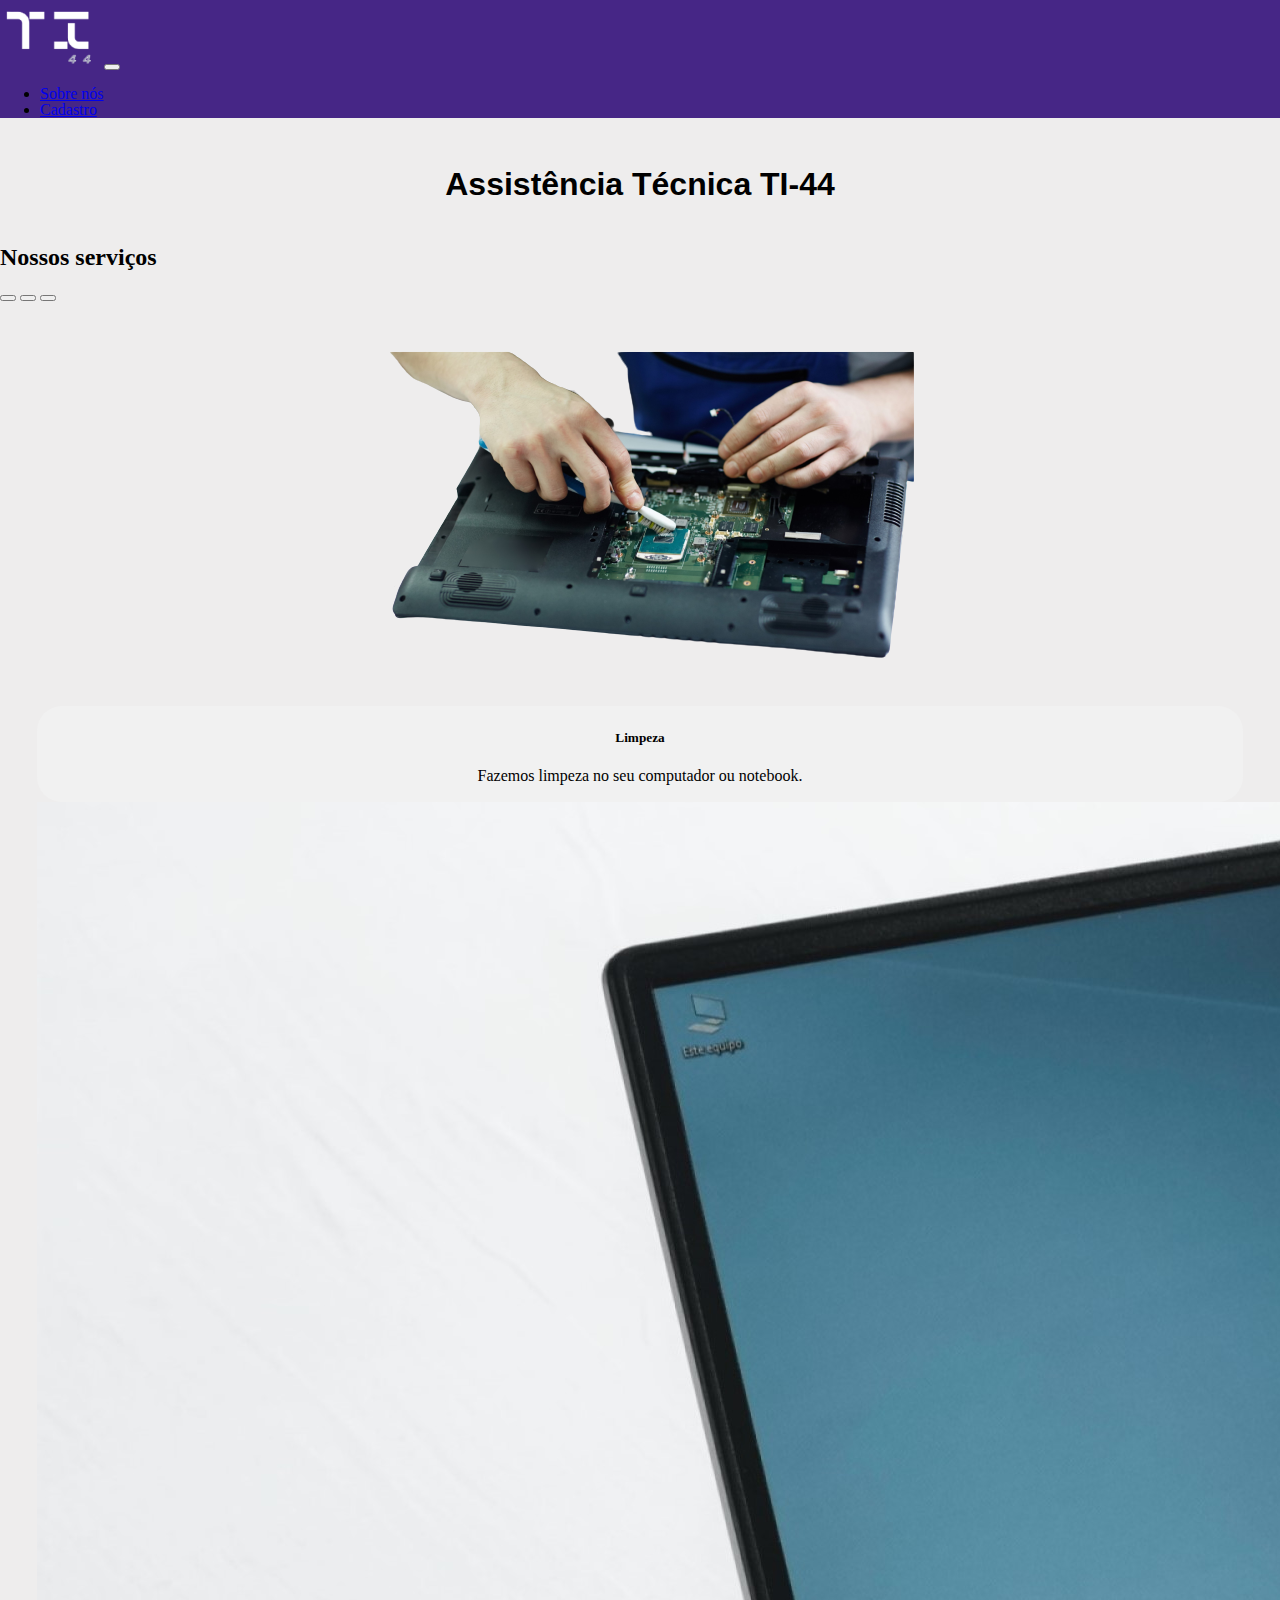
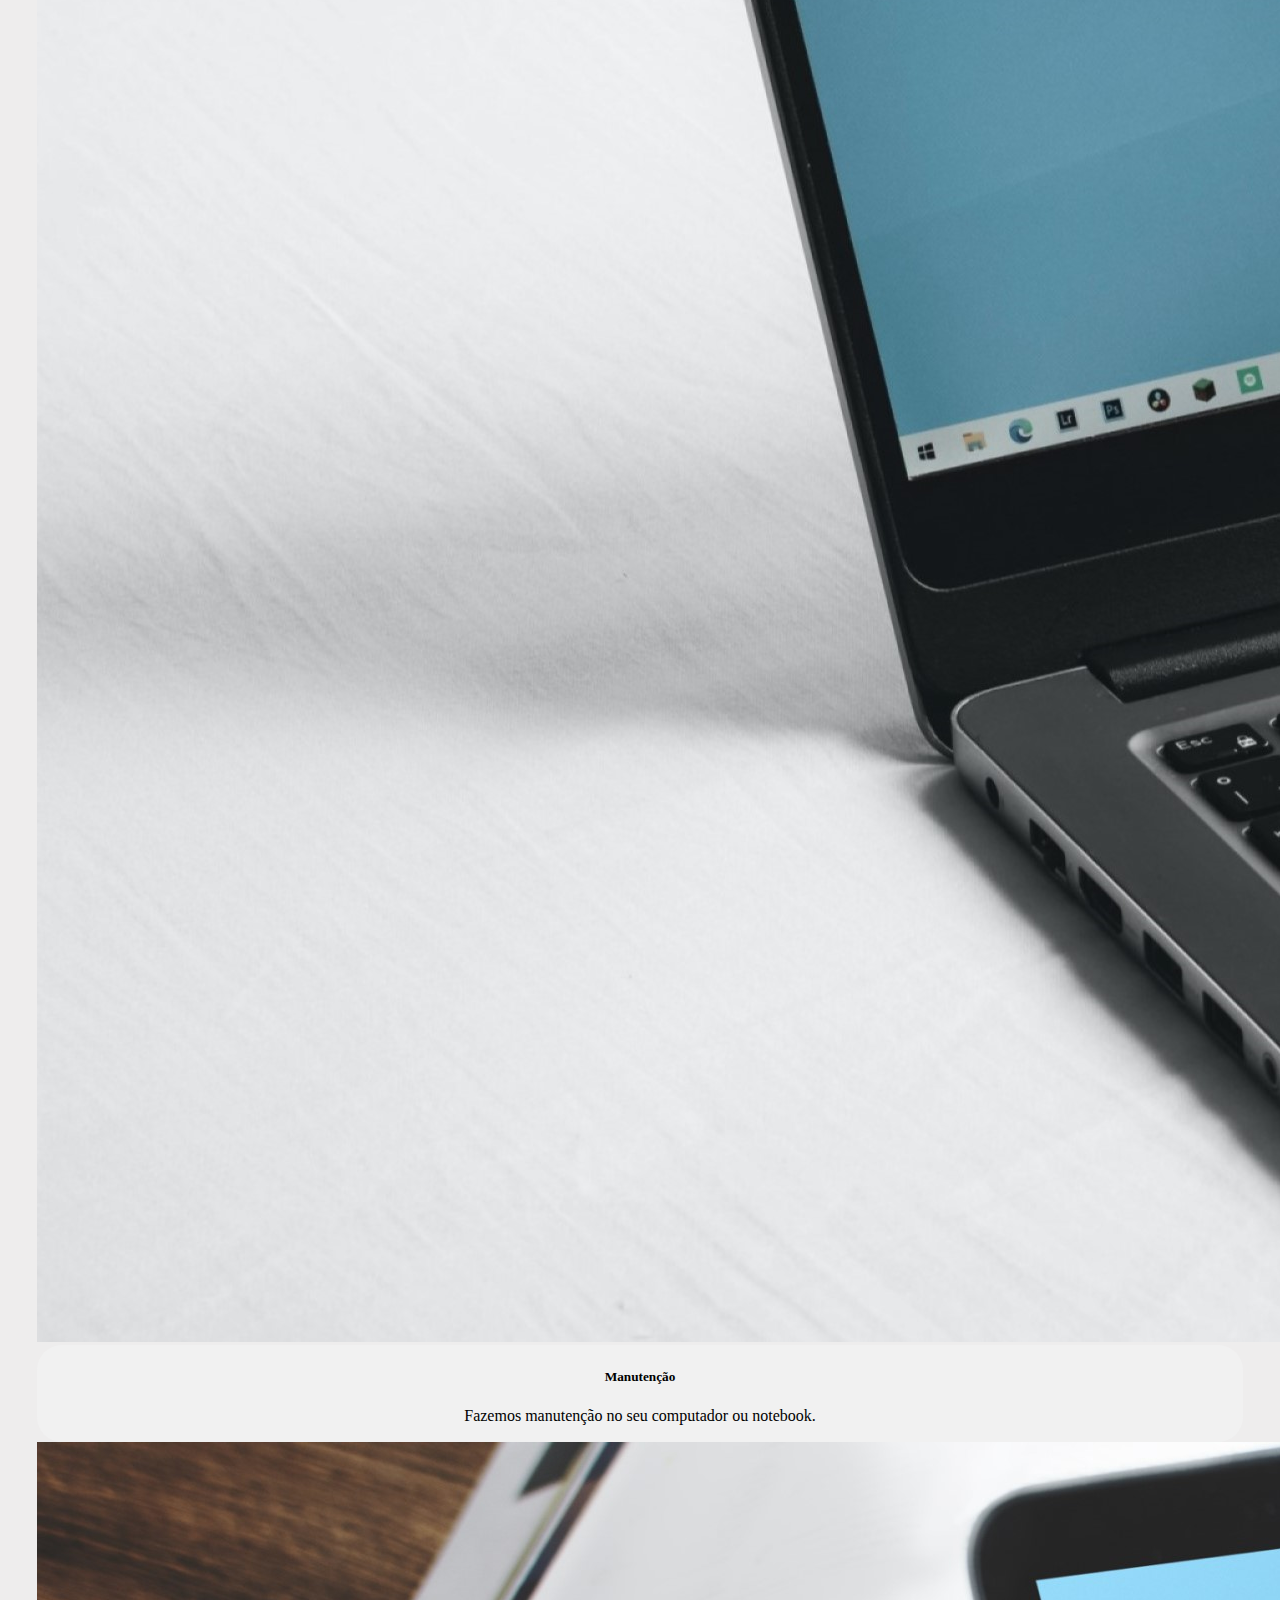
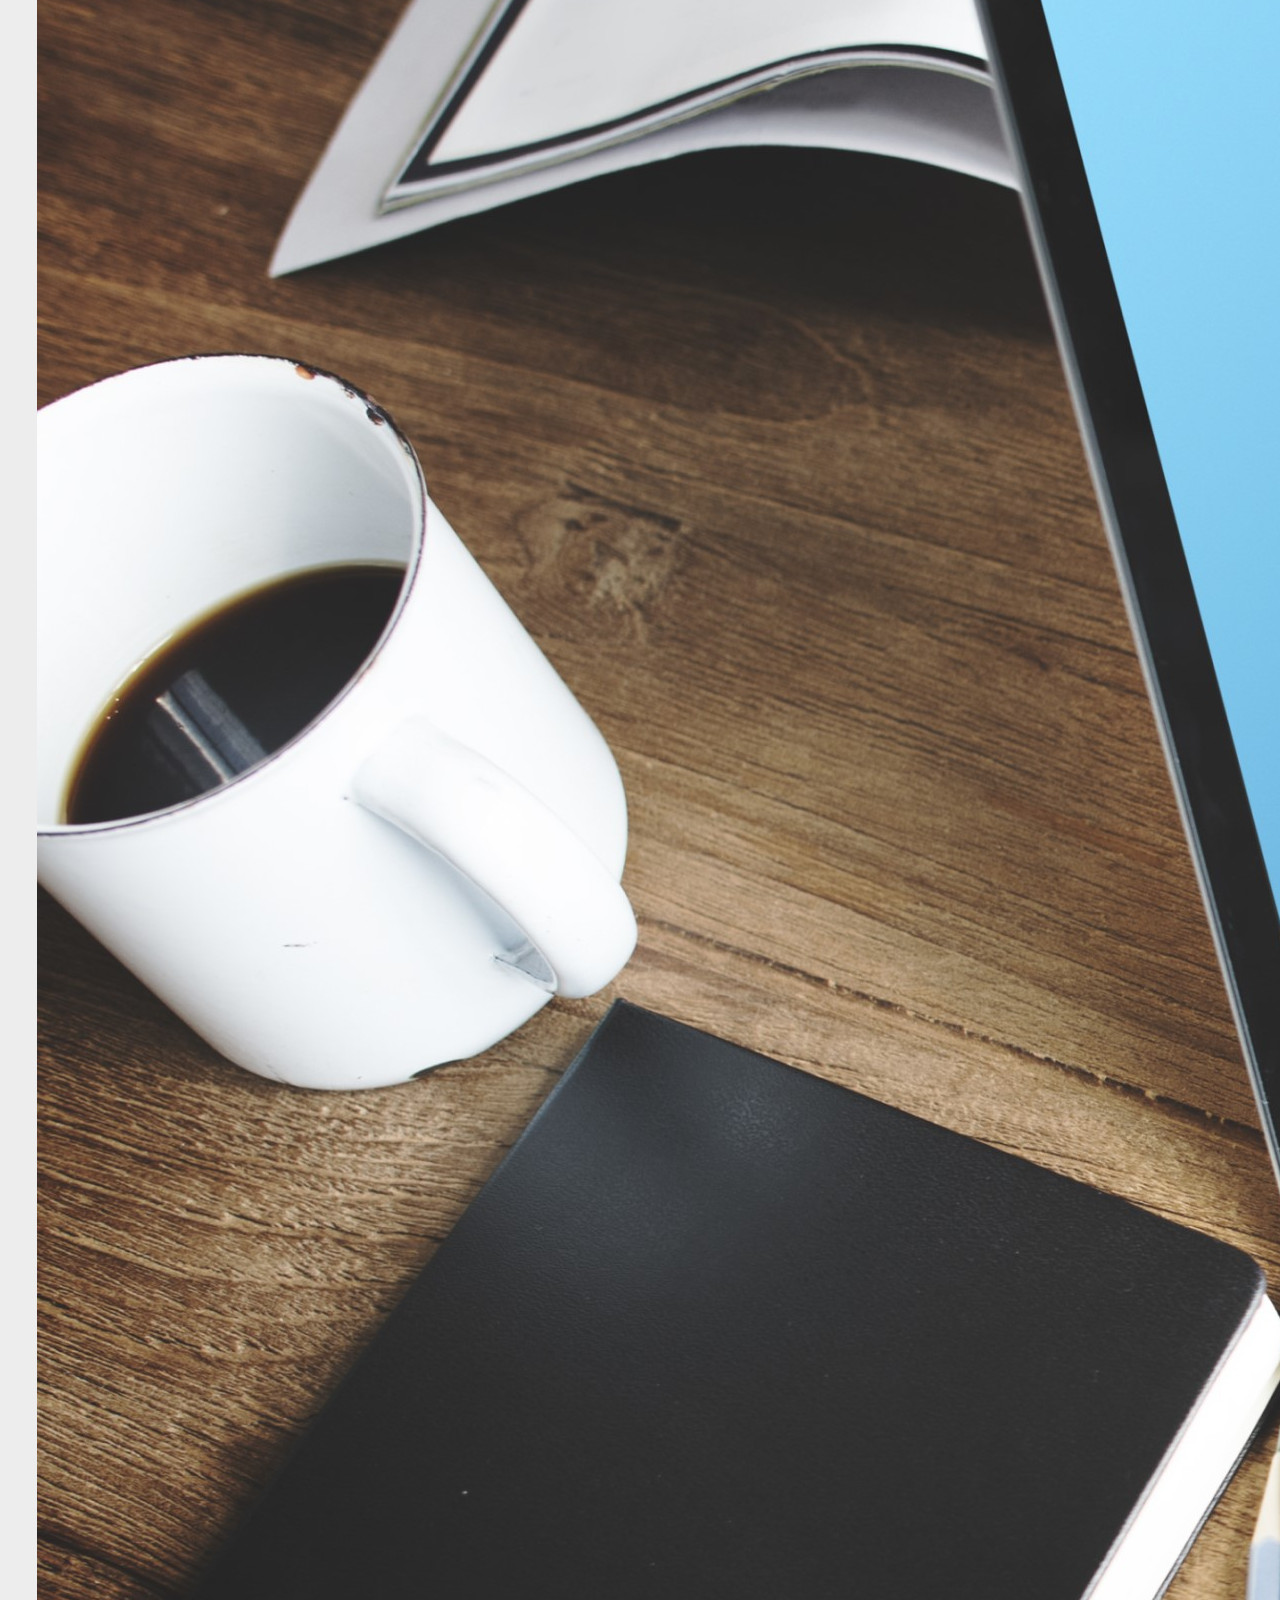
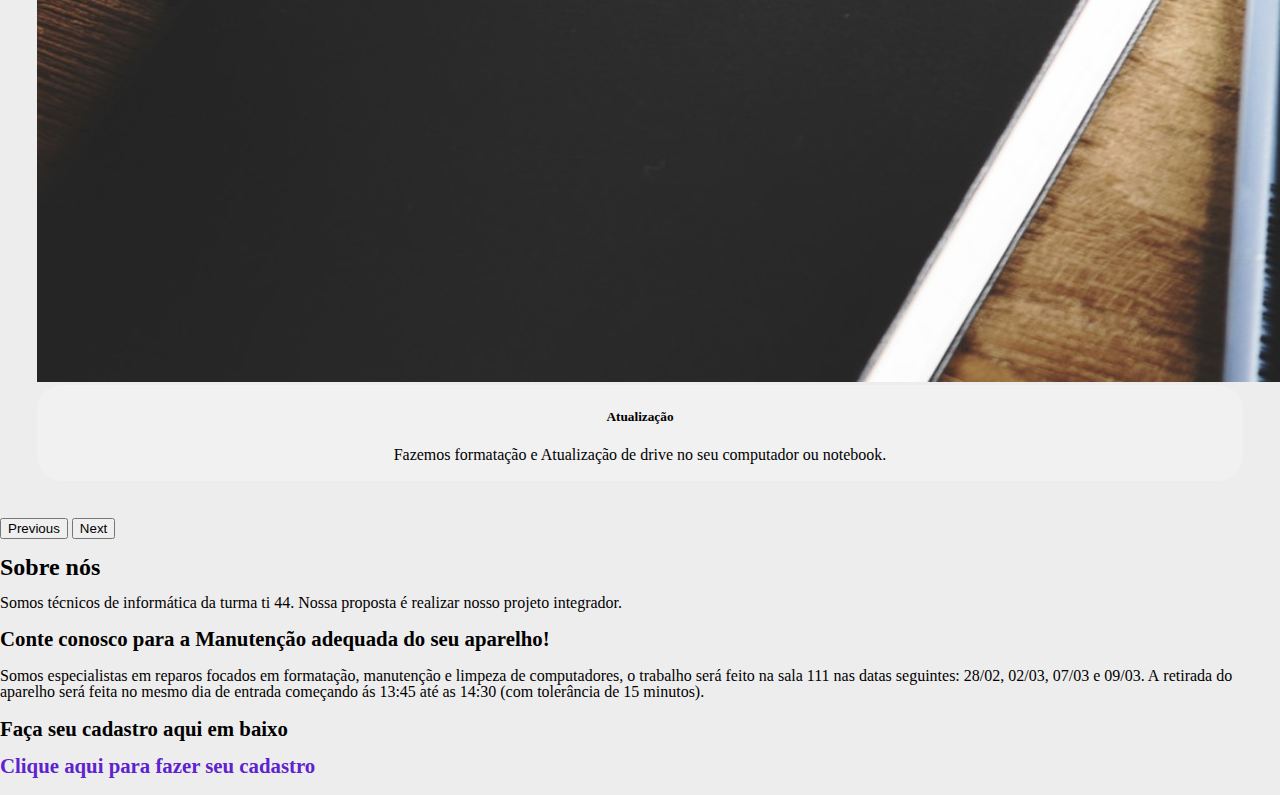
<file: index.html>
<!DOCTYPE html>
<html lang="pt-br">
<head>
    <meta charset="UTF-8">
    <meta http-equiv="X-UA-Compatible" content="IE=edge">
    <meta name="viewport" content="width=device-width, initial-scale=1.0">
    <link href="https://cdn.jsdelivr.net/npm/bootstrap@5.3.0-alpha1/dist/css/bootstrap.min.css" rel="stylesheet" integrity="sha384-GLhlTQ8iRABdZLl6O3oVMWSktQOp6b7In1Zl3/Jr59b6EGGoI1aFkw7cmDA6j6gD" crossorigin="anonymous">
    <link rel="stylesheet" href="estilo.css">
    <title>Montagem e Manutenção</title>
</head>
<body>
    <header>
      <nav class="navbar navbar-expand-sm navbar-info navbar-dark bg-faded" style="background-color: #462686; border-color: #000;">
        <div class="container-fluid">
          <a><img class="logo" src="img/logo2.png" width="100px" alt=""></a>
          <button class="navbar-toggler" type="button" data-bs-toggle="collapse" data-bs-target="#collapsibleNavbar">
            <span class="navbar-toggler-icon"></span>
          </button>
          <div class="collapse navbar-collapse" id="collapsibleNavbar" >
            <ul class="navbar-nav ms-auto mb-2 mb-lg-0">
              <li class="nav-item">
                <a class="nav-link .navbar-dark" href="#sobre">Sobre nós</a>
              </li>
              <li class="nav-item">
                <a class="nav-link navbar-dark" href="Novo-Formulario/index.html">Cadastro</a>
              </li>   
            </ul>
          </div>
        </div>
      </nav>
    </header>
      <div class="container">

        <h1> Assistência Técnica TI-44</h1>

        <h2 class="servicos">Nossos serviços</h2>

        <div id="carouselExampleDark" class="carousel carousel-dark slide" data-bs-ride="carousel">
          <div class="carousel-indicators">
            <button type="button" data-bs-target="#carouselExampleDark" data-bs-slide-to="0" class="active" aria-current="true" aria-label="Slide 1"></button>
            <button type="button" data-bs-target="#carouselExampleDark" data-bs-slide-to="1" aria-label="Slide 2"></button>
            <button type="button" data-bs-target="#carouselExampleDark" data-bs-slide-to="2" aria-label="Slide 3"></button>
          </div>
          <div class="carousel-inner">
            <div class="carousel-item active" data-bs-interval="10000">
              <img src="img/limpezasemfundo.png" class="d-block w-100" alt="...">
              <div class="carousel-caption d-none d-md-block">
                <h5>Limpeza</h5>
                <p>Fazemos limpeza no seu computador ou notebook.</p>
              </div>
            </div>
            <div class="carousel-item" data-bs-interval="2000">
              <img src="img/notebook.jpg" class="d-block w-100" alt="...">
              <div class="carousel-caption d-none d-md-block">
                <h5>Manutenção</h5>
                <p>Fazemos manutenção no seu computador ou notebook.</p>
              </div>
            </div>
            <div class="carousel-item">
              <img src="img/update.jpg" class="d-block w-100" alt="...">
              <div class="carousel-caption d-none d-md-block">
                <h5>Atualização</h5>
                <p>Fazemos formatação e Atualização de drive no seu computador ou notebook.</p>
              </div>
            </div>
          </div>
          <button class="carousel-control-prev" type="button" data-bs-target="#carouselExampleDark" data-bs-slide="prev">
            <span class="carousel-control-prev-icon" aria-hidden="true"></span>
            <span class="visually-hidden">Previous</span>
          </button>
          <button class="carousel-control-next" type="button" data-bs-target="#carouselExampleDark" data-bs-slide="next">
            <span class="carousel-control-next-icon" aria-hidden="true"></span>
            <span class="visually-hidden">Next</span>
          </button>
        </div>

        <div class="primtexto">
          <h5>Limpeza</h5>
                <p>Fazemos limpeza no seu computador ou notebook.</p>
        </div>

        <div class="primtexto">
        <h5>Manutenção</h5>
                <p>Fazemos manutenção no seu computador ou notebook.</p>
        </div>

        <div class="primtexto">
          <h5>Atualização</h5>
          <p>Fazemos formatação e Atualização de drive no seu computador ou notebook.</p>
        </div>

        <div class="conteudo">
          <h2 id="sobre">Sobre nós</h2>
          <p>Somos técnicos de informática da turma ti 44. Nossa proposta é realizar nosso projeto integrador. </p>
          <h3>Conte conosco para a Manutenção adequada do seu aparelho!</h3>
          <p>Somos especialistas em reparos focados em formatação, manutenção e limpeza de computadores, o trabalho será feito na sala 111 nas datas seguintes: 28/02, 02/03, 07/03 e 09/03. A retirada do aparelho será feita no mesmo dia de entrada começando ás 13:45 até as 14:30 (com tolerância de 15 minutos). </p>
          <h3>Faça seu cadastro aqui em baixo</h3>
         <a href="Novo-Formulario/index.html"><h3 class="linkf" >Clique aqui para fazer seu cadastro</h3></a>
        </div>

      </div>


    <script src="https://cdn.jsdelivr.net/npm/bootstrap@5.3.0-alpha1/dist/js/bootstrap.bundle.min.js" integrity="sha384-w76AqPfDkMBDXo30jS1Sgez6pr3x5MlQ1ZAGC+nuZB+EYdgRZgiwxhTBTkF7CXvN" crossorigin="anonymous"></script>
</body>
</html>
</file>
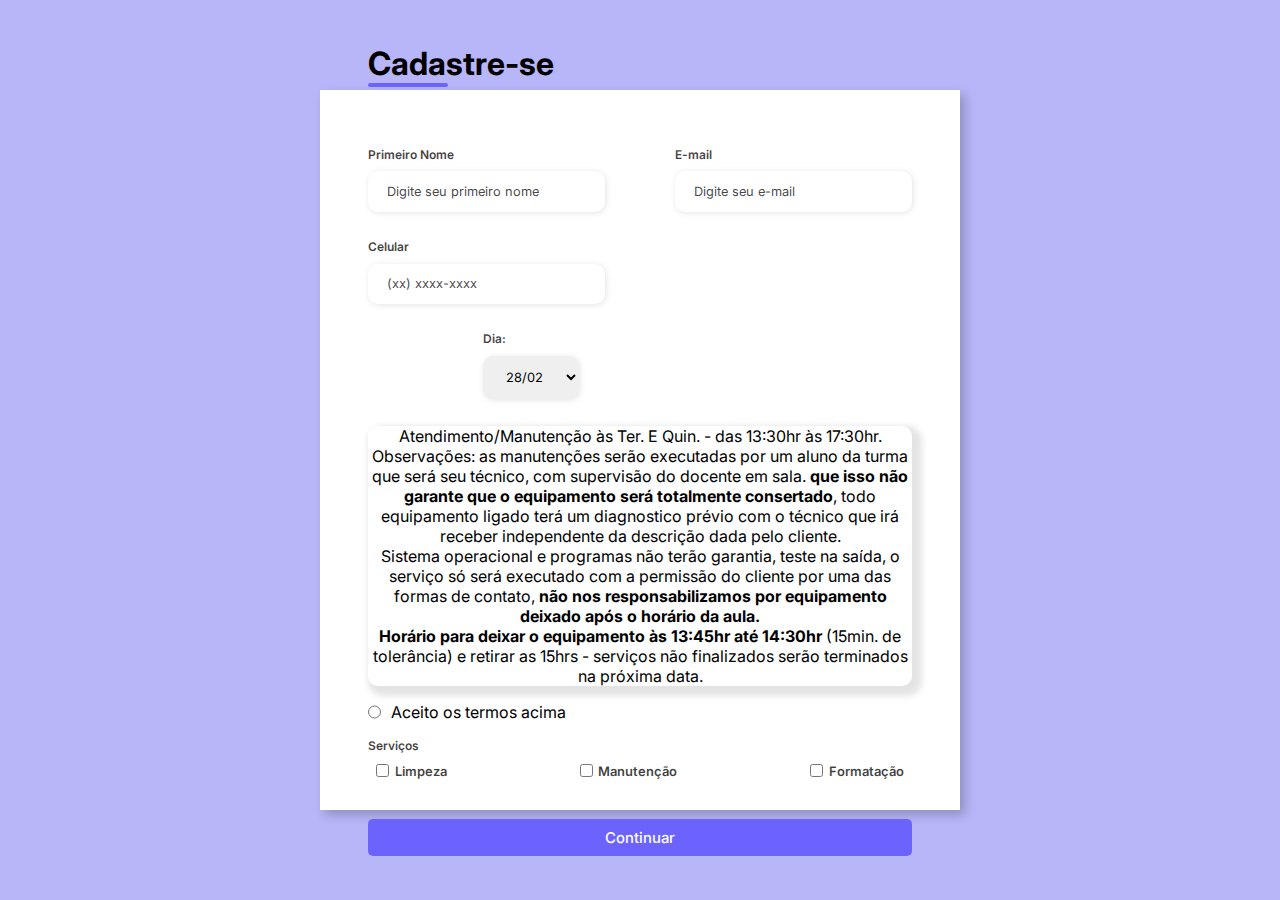
<file: Novo-Formulario/index.html>
<!DOCTYPE html>
<html lang="pt-br">

<head>
    <meta charset="UTF-8">
    <meta http-equiv="X-UA-Compatible" content="IE=edge">
    <meta name="viewport" content="width=device-width, initial-scale=1.0">
    <link rel="stylesheet" href="assets/css/style.css">
    <title>Formulário</title>
</head>

<body>
    <div class="container">
        <div class="form-image">
            <img src="assets/img//undraw_shopping_re_3wst.svg" alt="">
        </div>
        <div class="form">
            <form action="#">
                <div class="form-header">
                    <div class="title">
                        <h1>Cadastre-se</h1>
                    </div>
                </div>

                <div class="input-group">
                    <div class="input-box">
                        <label for="firstname">Primeiro Nome</label>
                        <input id="firstname" type="text" name="firstname" placeholder="Digite seu primeiro nome" required>
                    </div>

                    <div class="input-box">
                        <label for="email">E-mail</label>
                        <input id="email" type="email" name="email" placeholder="Digite seu e-mail" required>
                    </div>

                    <div class="input-box">
                        <label for="number">Celular</label>
                        <input id="number" type="tel" name="number" placeholder="(xx) xxxx-xxxx" required>
                    </div>

                    <div class="input-box">
                        <label class="lab" for="tim">Dia:</label>
                            <select id="hg">
                            <option value="primeiro">28/02</option>
                            <option value="segundo">02/03</option>
                            <option value="terceiro">07/03</option>
                            <option value="quarto">09/03</option>
                            </select>
                    </div>


                    <div id="textos">
                    <p> Atendimento/Manutenção às Ter. E Quin. - das 13:30hr às 17:30hr. <br> Observações: as manutenções serão executadas por um aluno da turma que será seu técnico, com supervisão do docente em sala. <strong> que isso não garante que o equipamento será totalmente consertado</strong>, todo equipamento ligado terá um diagnostico prévio com o técnico que irá receber independente da descrição dada pelo cliente. <br> Sistema operacional e programas não terão garantia, teste na saída, o serviço só será executado com a permissão do cliente por uma das formas de contato, <strong> não nos responsabilizamos por equipamento deixado após o horário da aula.</strong> <br> <strong> Horário para deixar o equipamento às 13:45hr até 14:30hr</strong> (15min. de tolerância) e retirar as 15hrs - serviços não finalizados serão terminados na próxima data. <br></p>
                    </div>

                    <div id="termos">
                        <input type="radio" name="termo" id="termo" required><label for="termo">Aceito os termos acima</label>
                    </div>
                </div>

                <div class="servico-inputs">
                    <div class="servico-title">
                        <h6>Serviços</h6>
                    </div>

                    <div class="servico-group">
                        <div class="servico-input">
                            <input id="limpeza" type="checkbox" name="servico">
                            <label for="limpeza">Limpeza</label>
                        </div>

                        <div class="servico-input">
                            <input id="manutencao" type="checkbox" name="servico">
                            <label for="manutecao">Manutenção</label>
                        </div>

                        <div class="servico-input">
                            <input id="formatacao" type="checkbox" name="servico">
                            <label for="formatacao">Formatação</label>
                        </div>

                    </div>
                </div>

                <div class="continue-button">
                    <button><a href="#">Continuar</a> </button>
                </div>
            </form>
        </div>
    </div>
</body>

</html>
</file>
<file: estilo.css>
:root{
    line-height: 1rem;
}

body{
    background: rgb(238, 237, 237);
    margin: 0;
    padding:0;
   
}
.cor{
    color: #000;
}
h1{
    line-height: 3rem;
    text-align: center;
    font-size: 2rem;
    padding: 20px;
    font-family: 'Franklin Gothic Medium', 'Arial Narrow', Arial, sans-serif;
}
.carousel-inner{
    
    padding: 2.3rem;
    text-align: center;
}
h2{
    font-size: 1.5rem;      
}
.servicos{
    font-size: 1.5rem;
}

.carousel-caption{
 background-color: rgb(241, 241, 241);
 padding: 2px;
 border-radius: 25px;
}
h3{
    font-size: 1.3rem;
}
.conteudo a {
    text-decoration: none;
    color: #5c23cf;
}

.primtexto{
    display: none;
}

@media (max-width: 575.98px) {
    .primtexto{
        display: block;
    }
}
</file>
<file: Novo-Formulario/assets/css/style.css>
@import url('https://fonts.googleapis.com/css2?family=Inter:wght@200;300;400;500&family=Open+Sans:wght@300;400;500;600&display=swap');
* {
    padding: 0;
    margin: 0;
    box-sizing: border-box;
    font-family: 'Inter', sans-serif;
}

body {
    width: 100%;
    height: 100vh;
    display: flex;
    justify-content: center;
    align-items: center;
    background: #0c0ce94d;
}

.container {
    width: 80%;
    height: 80vh;
    display: flex;
    box-shadow: 5px 5px 10px rgba(0, 0, 0, 0.212);
}

.form-image {
    width: 50%;
    display: flex;
    justify-content: center;
    align-items: center;
    background-color: #fde3a7d7;
    padding: 1rem;
}

.form-image img {
    width: 31rem;
}

.form {
    width: 50%;
    display: flex;
    flex-direction: column;
    justify-content: center;
    align-items: center;
    background-color: #fff;
    padding: 3rem;
}

.form-header {
    margin-bottom: 3rem;
    display: flex;
    justify-content: space-between;
}

.login-button {
    display: flex;
    align-items: center;
}

.login-button button {
    border: none;
    background-color: #6c63ff;
    padding: 0.4rem 1rem;
    border-radius: 5px;
    cursor: pointer;
}

.login-button button:hover {
    background-color: #6b63fff1;
}

.login-button button a {
    text-decoration: none;
    font-weight: 500;
    color: #fff;
}

.form-header h1::after {
    content: '';
    display: block;
    width: 5rem;
    height: 0.3rem;
    background-color: #6c63ff;
    margin: 0 auto;
    position: absolute;
    border-radius: 10px;
}

.input-group {
    display: flex;
    flex-wrap: wrap;
    justify-content: space-between;
    padding: 1rem 0;
}

.input-box {
    display: flex;
    flex-direction: column;
    margin-bottom: 1.1rem;
}

#termos
{
    display: flex;
    gap: 10px;
}

.input-box input{
    margin: 0.6rem 0;
    padding: 0.8rem 1.2rem;
    border: none;
    border-radius: 10px;
    box-shadow: 1px 1px 6px #0000001c;
    font-size: 0.8rem;
}

#textos
{
    width: 100%;
    border-radius: 10px;
    box-shadow: 5px 5px 6px 5px #0000001c;
    text-align: center;
    margin-bottom: 1rem;
}

.lab
{
    padding-left: 7.2rem;
}

#hg
{
    margin: 0.6rem 7.2rem;
    padding: 0.8rem 1.2rem;
    border: none;
    border-radius: 10px;
    box-shadow: 1px 1px 6px #0000001c;
    font-size: 0.8rem;
}

.input-box input:hover {
    background-color: #eeeeee75;
}

.input-box input:focus-visible {
    outline: 1px solid #6c63ff;
}

.input-box label,
.servico-title h6 {
    font-size: 0.75rem;
    font-weight: 600;
    color: #000000c0;
}

.input-box input::placeholder {
    color: #000000be;
}

.servico-group {
    display: flex;
    justify-content: space-between;
    margin-top: 0.62rem;
    padding: 0 .5rem;
}

.servico-input {
    display: flex;
    align-items: center;
}

.servico-input input {
    margin-right: 0.35rem;
}

.servico-input label {
    font-size: 0.81rem;
    font-weight: 600;
    color: #000000c0;
}

.continue-button button {
    width: 100%;
    margin-top: 2.5rem;
    border: none;
    background-color: #6c63ff;
    padding: 0.62rem;
    border-radius: 5px;
    cursor: pointer;
}

.continue-button button:hover {
    background-color: #6b63fff1;
}

.continue-button button a {
    text-decoration: none;
    font-size: 0.93rem;
    font-weight: 500;
    color: #fff;
}

@media screen and (max-width: 1330px) {
    .form-image {
        display: none;
    }
    .container {
        width: 50%;
    }
    .form {
        width: 100%;
    }
    
}


@media screen and (max-width: 1064px) {
    .container {
        width: 90%;
        height: auto;
    }
    .input-group {
        flex-direction: column;
        z-index: 5;
        padding-right: 0rem;
        max-height: 10rem;
        overflow-y: scroll;
        flex-wrap: nowrap;
    }
    .servico-inputs {
        margin-top: 2rem;
    }
    .servico-group {
        flex-direction: column;
    }
    .servico-title h6 {
        margin: 0;
    }
    .servico-input {
        margin-top: 0.5rem;
    }

    .input-box
    {
        width: 95%;
    }

    #textos
    {
    
        width: 95%;
        align-self: center;
    }
}
</file>
